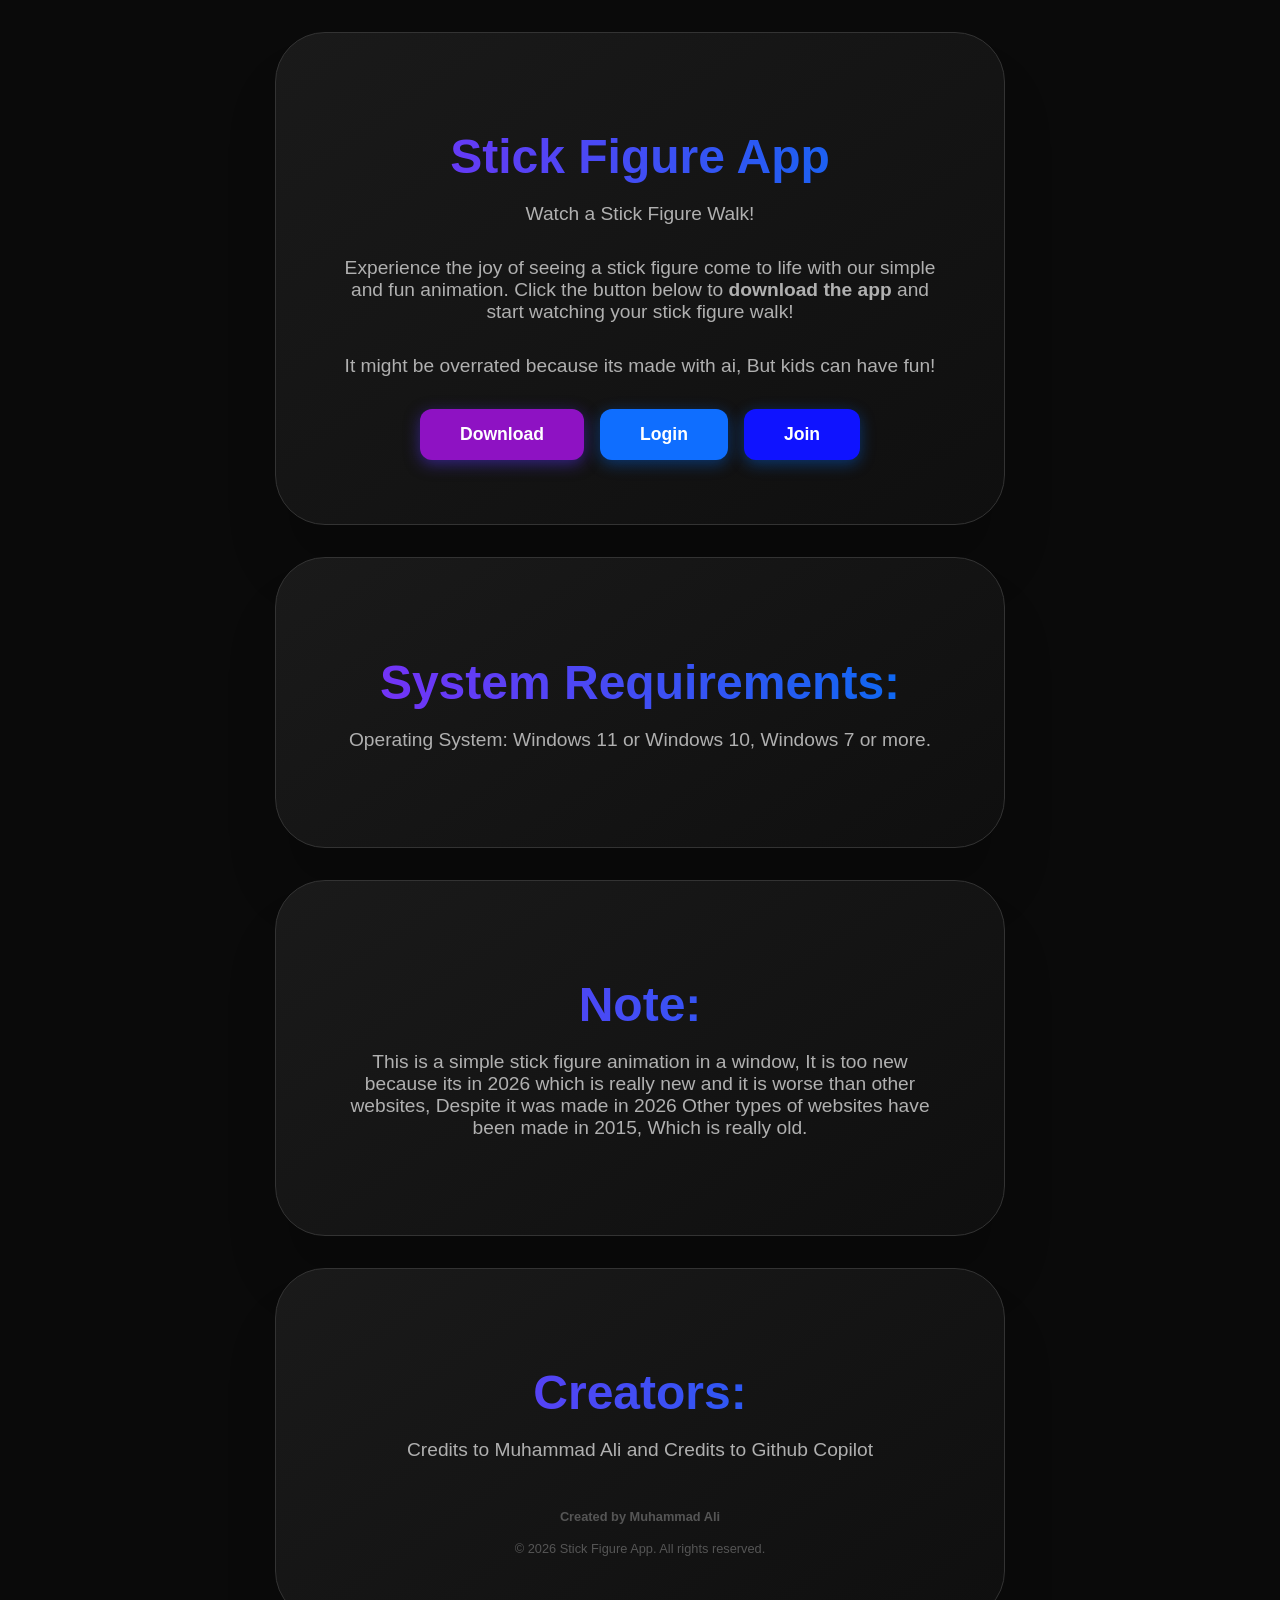
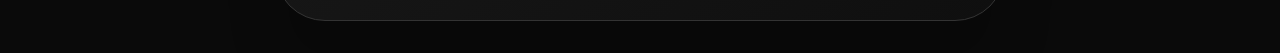
<file: index.html>
<!DOCTYPE html>
<html lang="en">
<head>
    <meta charset="UTF-8">
    <meta name="viewport" content="width=device-width, initial-scale=1.0">
    <title>Stick Figure App</title>
    <link rel="icon" type="image/svg+xml" href="s-logo.svg?cachebust=2">
    <style>
        body {
            margin: 0;
            min-height: 100vh;
            padding: 2rem;
            background-color: #0a0a0a;
            color: white;
            font-family: 'Segoe UI', Tahoma, Geneva, Verdana, sans-serif;
            display: flex;
            flex-direction: column;
            align-items: center;
            justify-content: flex-start;
            gap: 2rem;
        }

        .hero-container {
            text-align: center;
            background: linear-gradient(145deg, #1a1a1a, #0f0f0f);
            padding: 4rem;
            border-radius: 50px;
            box-shadow: 0 50px 50px rgba(0, 0, 0, 0.15);
            border: 1px solid #333;
            max-width: 600px;
            width: min(100%, 600px);
        }

        h1 {
            font-size: 3rem;
            margin-bottom: 1rem;
            background: linear-gradient(90deg, #7b2ff7, #076cf1);
            -webkit-background-clip: text;
            background-clip: text;
            -webkit-text-fill-color: transparent;
        }

        p {
            font-size: 1.2rem;
            color: #b0b0b0;
            margin-bottom: 2rem;
        }

.button-row {
    display: flex;
    flex-wrap: wrap;
    gap: 1rem;
    justify-content: center;
    align-items: center;
}

        .download-btn,
        .login-btn ,
        .join-btn {
            color: white;
            padding: 15px 40px;
            border: none;
            border-radius: 12px;
            font-size: 1.1rem;
            font-weight: bold;
            cursor: pointer;
            transition: transform 0.2s, filter 0.3s, background 0.3s;
            box-shadow: 0 4px 15px rgba(79, 48, 220, 0.55);
            display: inline-block;
            text-decoration: none;
        }

        .download-btn {
            background: #8e12c3;
        }

        .download-btn:hover {
            background: #8e4dfa;
            transform: translateY(-3px);
        }

        .login-btn {
            background: #0f6eff;
            box-shadow: 0 4px 15px rgba(0, 110, 255, 0.4);
        }

        .login-btn:hover {
            filter: brightness(1.08);
            transform: translateY(-3px);
        }


        .join-btn {
            background: #0f13ff;
            box-shadow: 0 4px 15px rgba(0, 110, 255, 0.4);
        }

        .join-btn:hover {
            filter: brightness(1.08);
            transform: translateY(-3px);
        }
        .profile-badge {
            position: fixed;
            top: 1rem;
            right: 1rem;
            display: flex;
            align-items: center;
            gap: 0.8rem;
            padding: 0.75rem 1rem;
            background: rgba(15, 15, 22, 0.96);
            border: 1px solid rgba(142, 77, 250, 0.22);
            border-radius: 999px;
            box-shadow: 0 18px 40px rgba(0, 0, 0, 0.25);
            color: white;
            z-index: 20;
        }

        .profile-badge[hidden] {
            display: none !important;
        }

        .profile-avatar {
            width: 44px;
            height: 44px;
            border-radius: 50%;
            background: linear-gradient(135deg, #7b2ff7, #076cf1);
            display: grid;
            place-items: center;
            font-size: 1.2rem;
            font-weight: 800;
            color: white;
            text-transform: uppercase;
        }

        .profile-name {
            font-size: 0.95rem;
            font-weight: 700;
            letter-spacing: 0.02em;
        }

        footer {
            margin-top: 3rem;
            font-size: 0.8rem;
            color: #555;
        }
    </style>
</head>
<body>

    <div class="hero-container">
        <h1>Stick Figure App</h1>
        <p>Watch a Stick Figure Walk!</p>
        <p>Experience the joy of seeing a stick figure come to life with our simple and fun animation. Click the button below to <strong>download the app</strong> and start watching your stick figure walk!</p>
        <p>It might be overrated because its made with ai, But kids can have fun!</p>

<div class="button-row">
    <a href="stick/stick.exe" download class="download-btn">Download</a>
    <a href="login.html" class="login-btn" id="loginButton">Login</a>

    <a href="profile.html" class="join-btn" id="profileButton">Profile</a>
    <a href="join.html" class="join-btn" id="joinButton">Join</a>
</div>

    </div>
    <div class="profile-badge" id="profileBadge" hidden>
        <div class="profile-avatar" id="profileAvatar">S</div>
        <div class="profile-name" id="profileName"></div>
    </div>
    
    <div class="hero-container">
    <h1>System Requirements:</h1>
    <p>Operating System: Windows 11 or Windows 10, Windows 7 or more.</p>
            </div>


        <div class="hero-container">
    <h1>Note:</h1>
    <p>This is a simple stick figure animation in a window, It is too new because its in 2026 which is really new and it is worse than other websites, Despite it was made in 2026 Other types of websites have been made in 2015, Which is really old.</p>


        </div>
        <div class="hero-container">
        <h1>Creators:</h1>
        <p>Credits to Muhammad Ali and Credits to Github Copilot</p>
        <footer>
            <h4>Created by Muhammad Ali</h4>
            &copy; 2026 Stick Figure App. All rights reserved.
        </footer>
        </div>

    <script>
 // =========================================================
// FINAL CORRECTED JAVASCRIPT LOGIC for index.html
// =========================================================

document.addEventListener('DOMContentLoaded', function() {
    const accountName = sessionStorage.getItem('stickfigureGoogleAccountName');
    const loginButton = document.getElementById('loginButton');
    const joinButton = document.getElementById('joinButton');
    const profileButton = document.getElementById('profileButton'); // The button we are controlling
    const profileBadge = document.getElementById('profileBadge');
    const profileName = document.getElementById('profileName');
    const profileAvatar = document.getElementById('profileAvatar');


    // =====================================================================
    // CORE LOGIC: Check status and update all elements accordingly
    // =====================================================================

    if (accountName) {
        // --- 🟢 LOGGED IN STATE ---
        
        // 1. Profile Button: MUST be visible
        if (profileButton) {
            profileButton.style.display = 'inline-block';
        }

        // 2. Hide Login/Join buttons
        if (loginButton) {
            loginButton.style.display = 'none';
        }
        if (joinButton) {
            joinButton.style.display = 'none';
        }

        // 3. Show Profile Badge and data
        if (profileBadge) {
            profileBadge.hidden = false;
            profileName.textContent = accountName;
            profileAvatar.textContent = accountName.trim().charAt(0).toUpperCase();
        }
    } else {
        // --- 🔴 LOGGED OUT STATE (CRITICAL FIX) ---
        
        // 1. Profile Button: Must be hidden when logged out
        if (profileButton) {
            profileButton.style.display = 'none';
        }

        // 2. Hide Profile Badge (Must be hidden)
        if (profileBadge) {
            profileBadge.hidden = true;
        }
        
        // (The Login/Join buttons remain visible by default HTML setup)
    }
});

    </script>
</body>
</html>
</file>
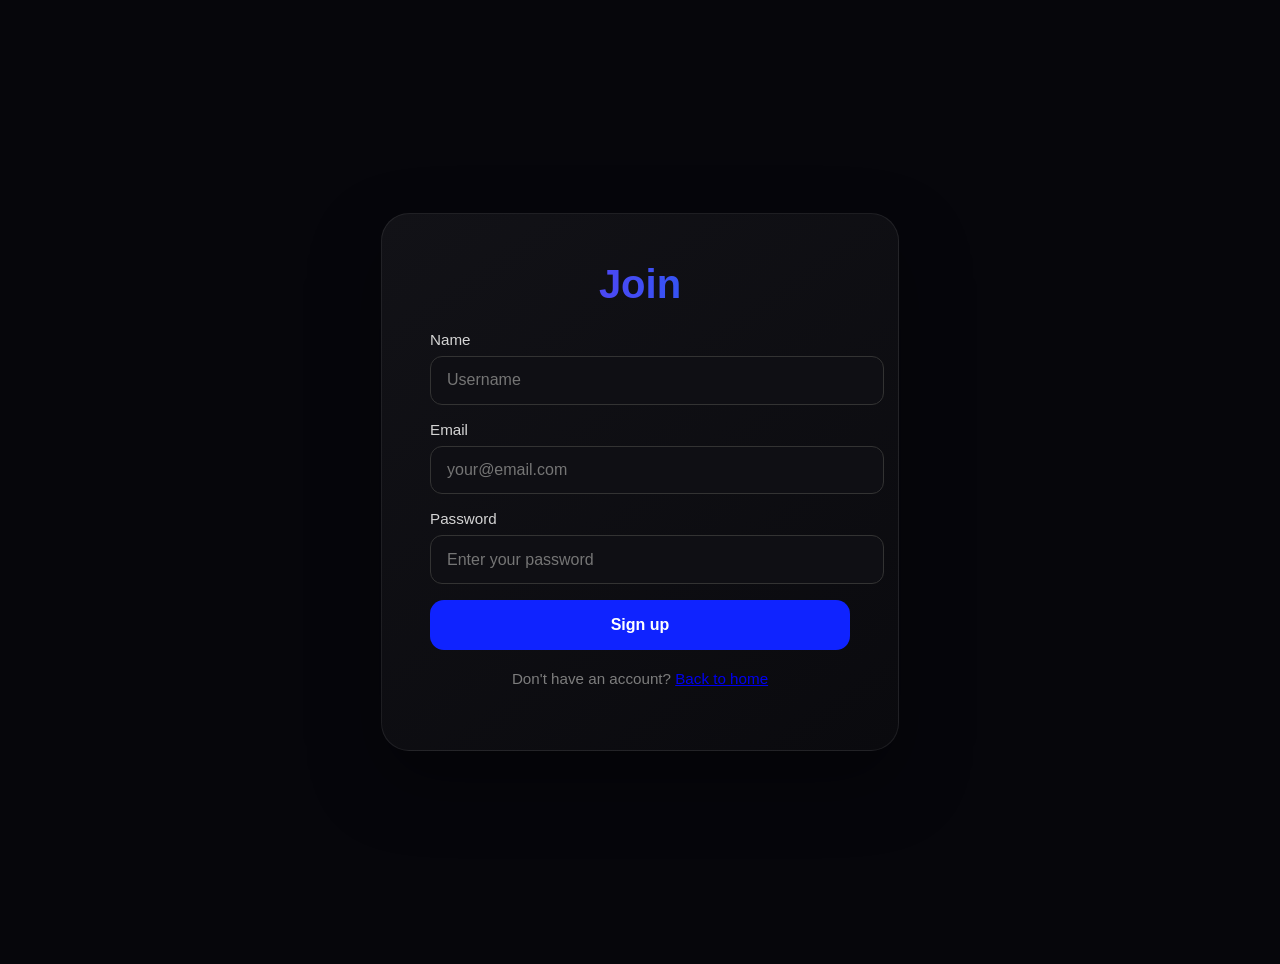
<file: join.html>
<!DOCTYPE html>
<html lang="en">
<head>
    <meta charset="UTF-8">
    <meta name="viewport" content="width=device-width, initial-scale=1.0">
    <title>Join | Stick Figure App</title>
    <link rel="icon" type="image/svg+xml" href="s-logo.svg?cachebust=2">
    <style>
        body {
            margin: 0;
            min-height: 100vh;
            padding: 2rem;
            background-color: #06060b;
            color: white;
            font-family: 'Segoe U I', Tahoma, Geneva, Verdana, sans-serif;
            display: flex;
            justify-content: center;
            align-items: center;
        }

        .join-card {
            width: min(100%, 420px);
            padding: 3rem;
            border-radius: 28px;
            background: linear-gradient(145deg, #121217, #0a0a0e);
            border: 1px solid rgba(255, 255, 255, 0.08);
            box-shadow: 0 30px 70px rgba(0, 0, 0, 0.35);
            text-align: center;
        }

        .join-card h1 {
            margin: 0 0 1.5rem;
            font-size: 2.5rem;
            background: linear-gradient(90deg, #7b2ff7, #076cf1);
            -webkit-background-clip: text;
            background-clip: text;
            color: transparent;
        }

        .join-card label {
            display: block;
            text-align: left;
            margin-bottom: 0.5rem;
            color: #d4d4d4;
            font-size: 0.95rem;
        }

        .join-card input {
            width: 100%;
            padding: 0.9rem 1rem;
            margin-bottom: 1rem;
            border-radius: 12px;
            border: 1px solid #333;
            background: #0f0f14;
            color: white;
            font-size: 1rem;
        }

        .join-card button {
            width: 100%;
            padding: 1rem;
            border: none;
            border-radius: 14px;
            background: #0f23ff;
            color: white;
            font-size: 1rem;
            font-weight: 700;
            cursor: pointer;
            transition: transform 0.2s, filter 0.2s;
        }

        .join-card button:hover {
            filter: brightness(1.08);
            transform: translateY(-2px);
        }

        .join-card p {
            margin-top: 1.25rem;
            color: #7d7d7d;
            font-size: 0.95rem;
        }

        .login-card a {
            color: #8e4dfa;
            text-decoration: none;
        }

        .verify-message {
            margin-top: 1.5rem;
            padding: 1rem;
            background: rgba(142, 77, 250, 0.15);
            border: 1px solid rgba(142, 77, 250, 0.3);
            border-radius: 12px;
            color: #d4d4d4;
            font-size: 0.9rem;
            display: none;
        }

        .verify-code-display {
            font-size: 1.5rem;
            font-weight: 700;
            color: #8e4dfa;
            font-family: monospace;
            letter-spacing: 0.1em;
            margin-top: 0.8rem;
        }
    </style>
</head>
<body>
    <div class="join-card">
        <h1>Join</h1>
        <form id="loginForm">
            <label for="name">Name</label>
            <input id="name" name="name" type="text" placeholder="Username" maxlength="20" required>
            <label for="email">Email</label>
            <input id="email" name="email" type="email" placeholder="your@email.com" required>
            <label for="password">Password</label>
            <input id="password" name="password" type="password" placeholder="Enter your password" required>
            <button type="submit">Sign up</button>
        </form>
        <form id="verifyForm" style="display:none;">
            <label for="verifyCode">Enter verification code</label>
            <input id="verifyCode" name="verifyCode" type="text" placeholder="Enter 6-digit code" required>
            <button type="submit">Verify</button>
        </form>
        <p>Don't have an account? <a href="index.html">Back to home</a></p>

         <div id="verifyMessage" class="verify-message">
        Use this code to verify your account:
       <div id="codeDisplay" class="verify-code-display"></div>
      </div>
      </div>

    <script>
        let generatedCode = null;
        let currentEmail = null;
        let currentName = null;

        document.getElementById('loginForm').addEventListener('submit', function(event) {
            event.preventDefault();
            const name = document.getElementById('name').value.trim();
            const email = document.getElementById('email').value.trim();
            const password = document.getElementById('password').value.trim();
            
            if (!name || !email || !password) return;
            if (name.length > 20) {
                alert('Name must be 20 characters or less.');
                return;
            }

            currentEmail = email;
            currentName = name;

            const verificationCode = String(Math.floor(100000 + Math.random() * 900000));
            generatedCode = verificationCode;
            
            document.getElementById('codeDisplay').textContent = verificationCode;
            document.getElementById('verifyMessage').style.display = 'block';
            document.getElementById('loginForm').style.display = 'none';
            document.getElementById('verifyForm').style.display = 'block';

            sessionStorage.setItem('savedEmail', email);
            sessionStorage.setItem('savedPassword', password);
        });

        document.getElementById('verifyForm').addEventListener('submit', function(event) {
            event.preventDefault();
            const enteredCode = document.getElementById('verifyCode').value.trim();
            
            if (enteredCode === generatedCode) {
                sessionStorage.setItem('stickfigureUserEmail', currentEmail);
                sessionStorage.setItem('stickfigureGoogleAccountName', currentName);
                window.location.href = 'index.html';
            } else {
                alert('Incorrect verification code. Please try again.');
                document.getElementById('verifyCode').value = '';
            }
        });
    </script>
</body>
</html>
</file>
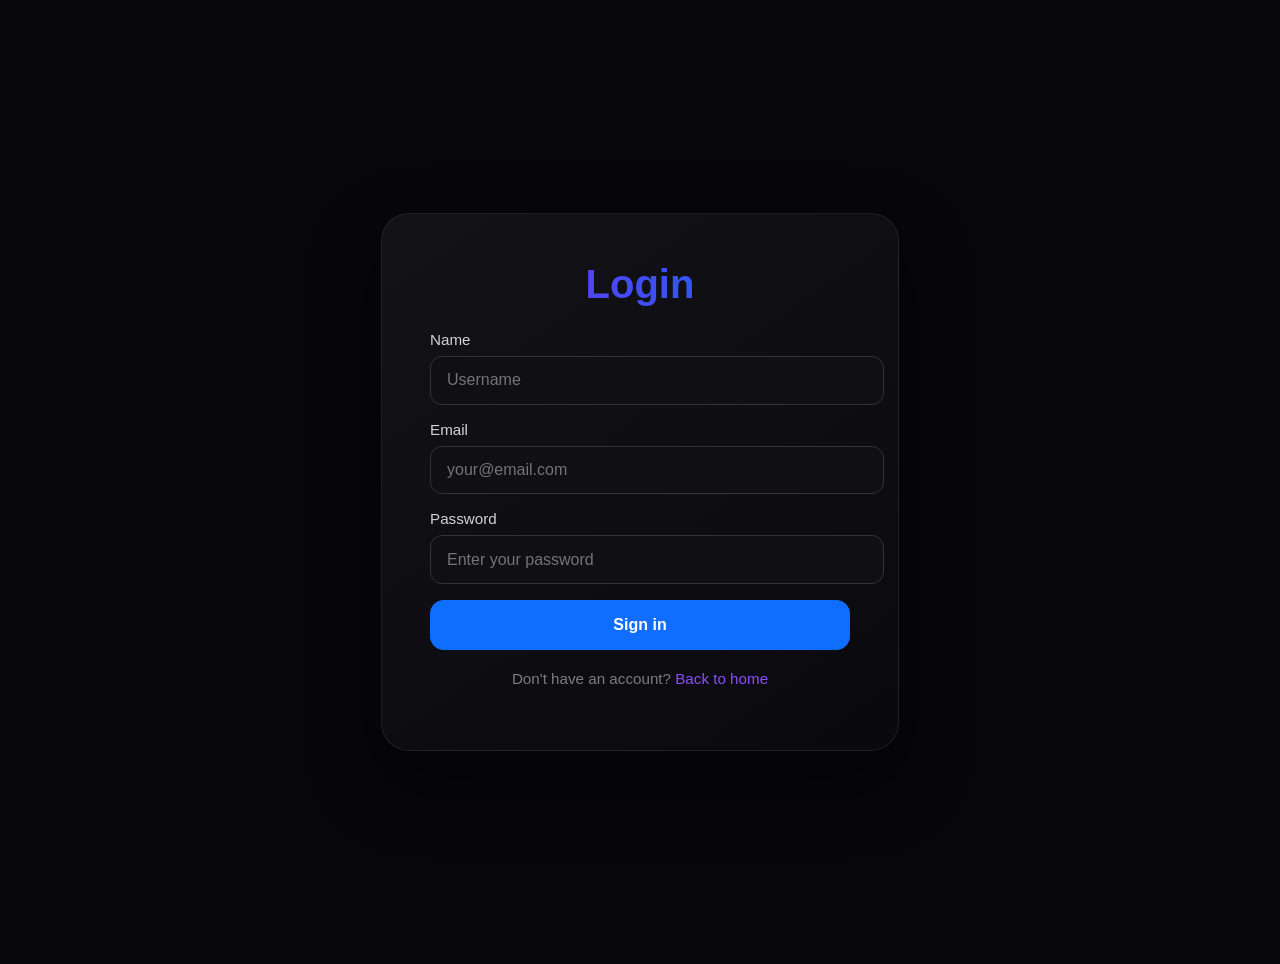
<file: login.html>
<!DOCTYPE html>
<html lang="en">
<head>
    <meta charset="UTF-8">
    <meta name="viewport" content="width=device-width, initial-scale=1.0">
    <title>Login | Stick Figure App</title>
    <link rel="icon" type="image/svg+xml" href="s-logo.svg?cachebust=2">
    <style>
        body {
            margin: 0;
            min-height: 100vh;
            padding: 2rem;
            background-color: #06060b;
            color: white;
            font-family: 'Segoe UI', Tahoma, Geneva, Verdana, sans-serif;
            display: flex;
            justify-content: center;
            align-items: center;
        }

        .login-card {
            width: min(100%, 420px);
            padding: 3rem;
            border-radius: 28px;
            background: linear-gradient(145deg, #121217, #0a0a0e);
            border: 1px solid rgba(255, 255, 255, 0.08);
            box-shadow: 0 30px 70px rgba(0, 0, 0, 0.35);
            text-align: center;
        }

        .login-card h1 {
            margin: 0 0 1.5rem;
            font-size: 2.5rem;
            background: linear-gradient(90deg, #7b2ff7, #076cf1);
            -webkit-background-clip: text;
            background-clip: text;
            color: transparent;
        }

        .login-card label {
            display: block;
            text-align: left;
            margin-bottom: 0.5rem;
            color: #d4d4d4;
            font-size: 0.95rem;
        }

        .login-card input {
            width: 100%;
            padding: 0.9rem 1rem;
            margin-bottom: 1rem;
            border-radius: 12px;
            border: 1px solid #333;
            background: #0f0f14;
            color: white;
            font-size: 1rem;
        }

        .login-card button {
            width: 100%;
            padding: 1rem;
            border: none;
            border-radius: 14px;
            background: #0f6eff;
            color: white;
            font-size: 1rem;
            font-weight: 700;
            cursor: pointer;
            transition: transform 0.2s, filter 0.2s;
        }

        .login-card button:hover {
            filter: brightness(1.08);
            transform: translateY(-2px);
        }

        .login-card p {
            margin-top: 1.25rem;
            color: #7d7d7d;
            font-size: 0.95rem;
        }

        .login-card a {
            color: #8e4dfa;
            text-decoration: none;
        }

        .verify-message {
            margin-top: 1.5rem;
            padding: 1rem;
            background: rgba(142, 77, 250, 0.15);
            border: 1px solid rgba(142, 77, 250, 0.3);
            border-radius: 12px;
            color: #d4d4d4;
            font-size: 0.9rem;
            display: none;
        }

        .verify-code-display {
            font-size: 1.5rem;
            font-weight: 700;
            color: #8e4dfa;
            font-family: monospace;
            letter-spacing: 0.1em;
            margin-top: 0.8rem;
        }
    </style>
</head>
<body>
    <div class="login-card">
        <h1>Login</h1>
        <form id="loginForm">
            <label for="name">Name</label>
            <input id="name" name="name" type="text" placeholder="Username" maxlength="20" required>
            <label for="email">Email</label>
            <input id="email" name="email" type="email" placeholder="your@email.com" required>
            <label for="password">Password</label>
            <input id="password" name="password" type="password" placeholder="Enter your password" required>
            <button type="submit">Sign in</button>
        </form>
        <form id="verifyForm" style="display:none;">
            <label for="verifyCode">Enter verification code</label>
            <input id="verifyCode" name="verifyCode" type="text" placeholder="Enter 6-digit code" required>
            <button type="submit">Verify</button>
        </form>
        <p>Don't have an account? <a href="index.html">Back to home</a></p>

         <div id="verifyMessage" class="verify-message">
        Use this code to verify your login:
       <div id="codeDisplay" class="verify-code-display"></div>
      </div>
      </div>

    <script>
        let generatedCode = null;
        let currentEmail = null;
        let currentName = null;

        document.getElementById('loginForm').addEventListener('submit', function(event) {
            event.preventDefault();
            const name = document.getElementById('name').value.trim();
            const email = document.getElementById('email').value.trim();
            const password = document.getElementById('password').value.trim();
            
            if (!name || !email || !password) return;
            if (name.length > 20) {
                alert('Name must be 20 characters or less.');
                return;
            }

            currentEmail = email;
            currentName = name;

            const verificationCode = String(Math.floor(100000 + Math.random() * 900000));
            generatedCode = verificationCode;
            
            document.getElementById('codeDisplay').textContent = verificationCode;
            document.getElementById('verifyMessage').style.display = 'block';
            document.getElementById('loginForm').style.display = 'none';
            document.getElementById('verifyForm').style.display = 'block';

            sessionStorage.setItem('savedEmail', email);
            sessionStorage.setItem('savedPassword', password);
        });

        document.getElementById('verifyForm').addEventListener('submit', function(event) {
            event.preventDefault();
            const enteredCode = document.getElementById('verifyCode').value.trim();
            
            if (enteredCode === generatedCode) {
                sessionStorage.setItem('stickfigureUserEmail', currentEmail);
                sessionStorage.setItem('stickfigureGoogleAccountName', currentName);
                window.location.href = 'index.html';
            } else {
                alert('Incorrect verification code. Please try again.');
                document.getElementById('verifyCode').value = '';
            }
        });
    </script>
</body>
</html>
</file>
